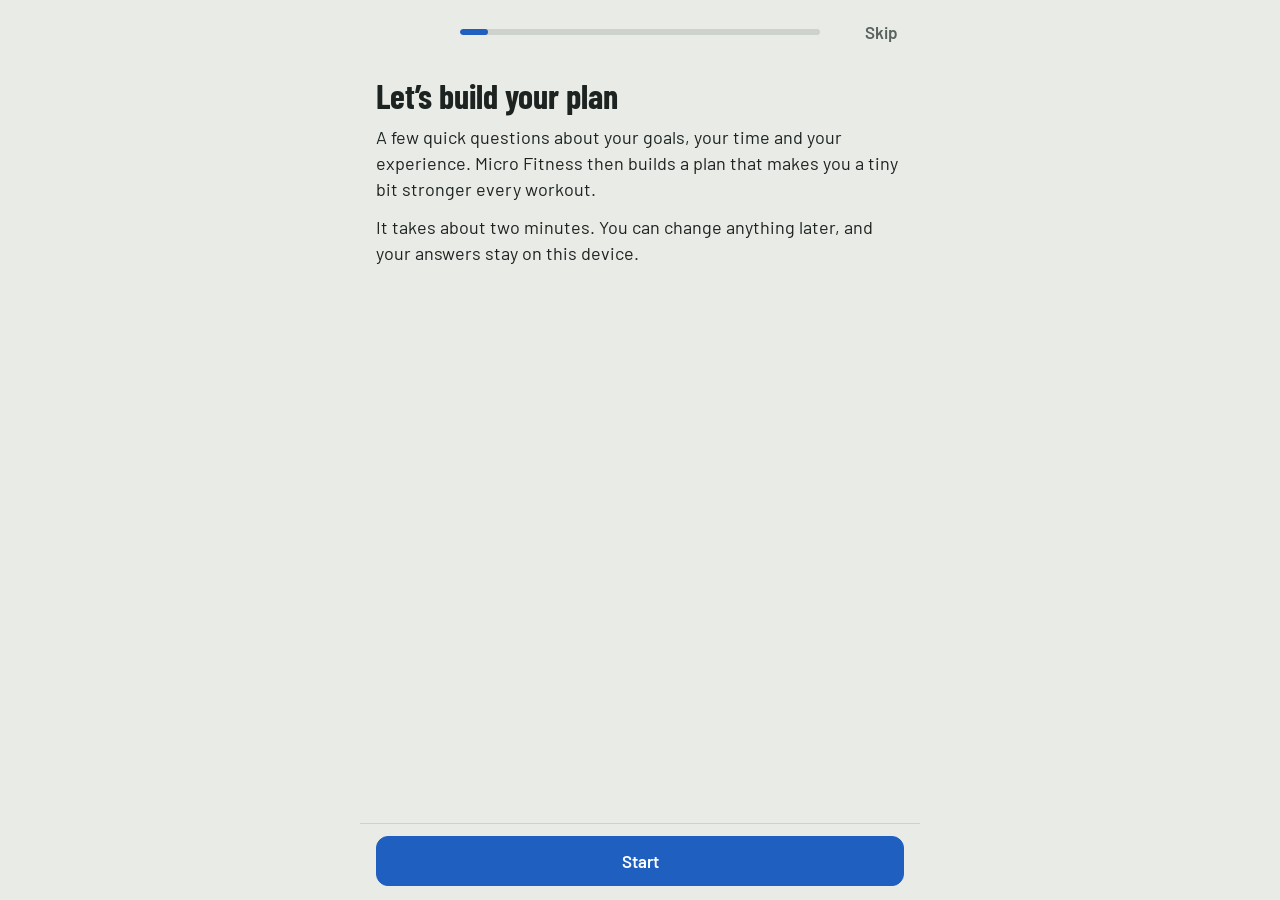
<file: index.html>
<!doctype html>
<html lang="en">
<head>
  <meta charset="utf-8">
  <meta name="viewport" content="width=device-width, initial-scale=1, viewport-fit=cover">
  <meta name="description" content="Log workouts, follow routines and track your progress.">
  <meta name="theme-color" content="#E9EBE7" media="(prefers-color-scheme: light)">
  <meta name="theme-color" content="#141918" media="(prefers-color-scheme: dark)">
  <meta name="apple-mobile-web-app-capable" content="yes">
  <meta name="mobile-web-app-capable" content="yes">
  <meta name="apple-mobile-web-app-status-bar-style" content="default">
  <meta name="apple-mobile-web-app-title" content="Micro Fitness">
  <title>Micro Fitness</title>
  <link rel="manifest" href="manifest.webmanifest">
  <link rel="icon" href="icons/icon.svg" type="image/svg+xml">
  <link rel="apple-touch-icon" href="icons/apple-touch-icon.png">
  <link rel="preconnect" href="https://fonts.googleapis.com">
  <link rel="preconnect" href="https://fonts.gstatic.com" crossorigin>
  <link rel="stylesheet" href="https://fonts.googleapis.com/css2?family=Barlow+Condensed:wght@500;600;700&family=Barlow:wght@400;500;600&display=swap">
  <link rel="stylesheet" href="css/app.css">
</head>
<body>
  <header class="topbar">
    <h1 id="title">Train</h1>
    <button class="icon-btn" data-action="settings" aria-label="Settings">
      <svg viewBox="0 0 24 24" aria-hidden="true"><path d="M4 7h10M18 7h2M4 17h4M12 17h8" fill="none" stroke="currentColor" stroke-width="2" stroke-linecap="round"/><circle cx="16" cy="7" r="2.2" fill="none" stroke="currentColor" stroke-width="2"/><circle cx="10" cy="17" r="2.2" fill="none" stroke="currentColor" stroke-width="2"/></svg>
    </button>
  </header>

  <main id="view"></main>

  <div id="timer-root"></div>

  <nav class="tabs" aria-label="Sections">
    <a href="#train" data-route="train">
      <svg viewBox="0 0 24 24" aria-hidden="true"><path d="M2.5 12h19M6 7.5v9M9 6v12M15 6v12M18 7.5v9" fill="none" stroke="currentColor" stroke-width="2" stroke-linecap="round"/></svg>
      <span>Train</span>
    </a>
    <a href="#history" data-route="history">
      <svg viewBox="0 0 24 24" aria-hidden="true"><rect x="4" y="5" width="16" height="15" rx="2" fill="none" stroke="currentColor" stroke-width="2"/><path d="M4 10h16M9 3v4M15 3v4" fill="none" stroke="currentColor" stroke-width="2" stroke-linecap="round"/></svg>
      <span>History</span>
    </a>
    <a href="#progress" data-route="progress">
      <svg viewBox="0 0 24 24" aria-hidden="true"><path d="M4 19l5-6 4 3 7-9" fill="none" stroke="currentColor" stroke-width="2" stroke-linecap="round" stroke-linejoin="round"/></svg>
      <span>Progress</span>
    </a>
    <a href="#levels" data-route="levels">
      <svg viewBox="0 0 24 24" aria-hidden="true"><path d="M12 3l7 3v6c0 4.2-3 7.4-7 9-4-1.6-7-4.8-7-9V6l7-3z" fill="none" stroke="currentColor" stroke-width="2" stroke-linejoin="round"/><path d="M8.5 13l3.5-3 3.5 3" fill="none" stroke="currentColor" stroke-width="2" stroke-linecap="round" stroke-linejoin="round"/></svg>
      <span>Levels</span>
    </a>
    <a href="#routines" data-route="routines">
      <svg viewBox="0 0 24 24" aria-hidden="true"><path d="M9 6h11M9 12h11M9 18h11" fill="none" stroke="currentColor" stroke-width="2" stroke-linecap="round"/><circle cx="4.5" cy="6" r="1.5"/><circle cx="4.5" cy="12" r="1.5"/><circle cx="4.5" cy="18" r="1.5"/></svg>
      <span>Routines</span>
    </a>
  </nav>

  <div id="intro-root" hidden></div>
  <div id="sheet-root"></div>
  <div id="toast" class="toast" role="status" aria-live="polite"></div>

  <noscript><p class="empty">Micro Fitness needs JavaScript turned on.</p></noscript>
  <script type="module" src="js/app.js"></script>
</body>
</html>
</file>
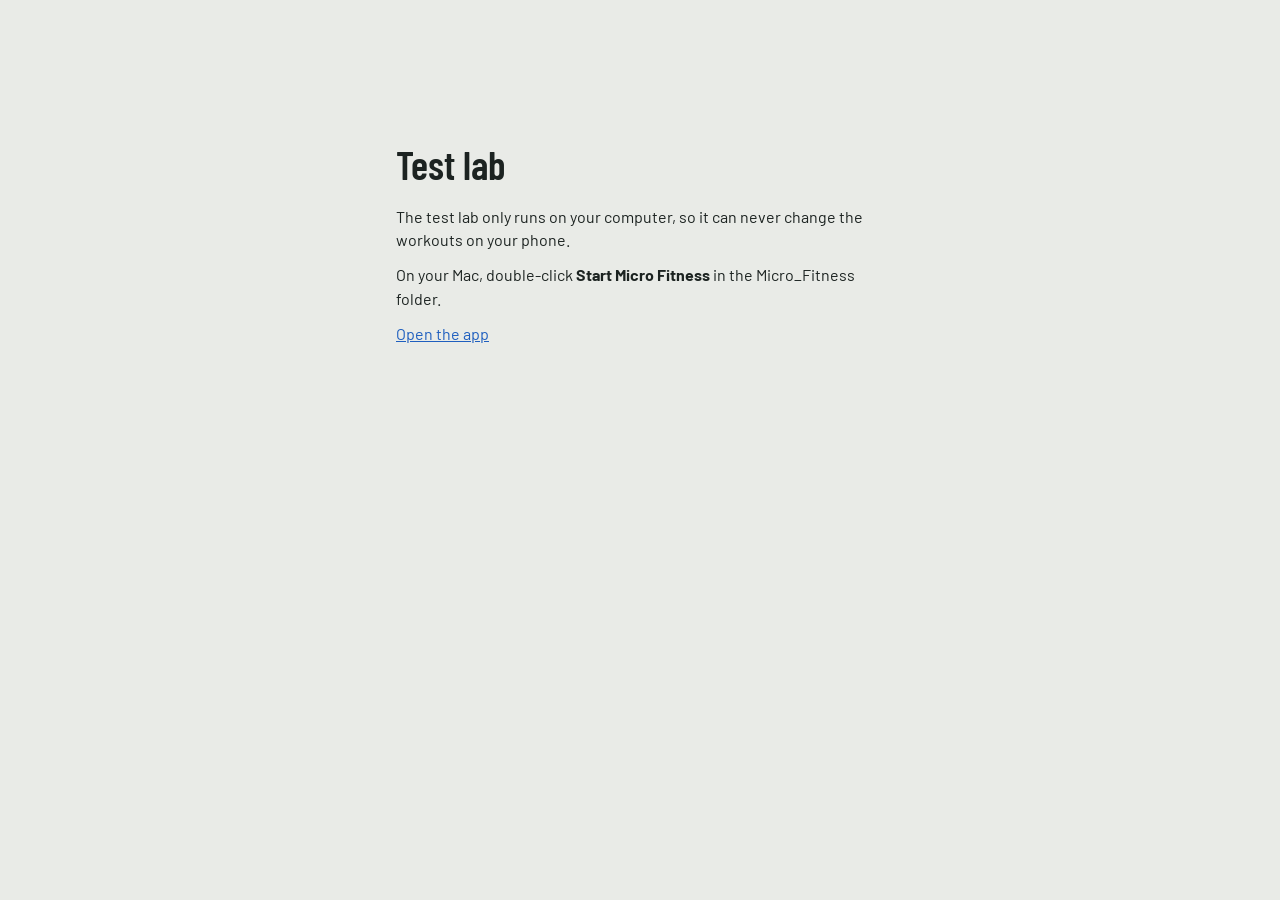
<file: test/index.html>
<!doctype html>
<html lang="en">
<head>
  <meta charset="utf-8">
  <meta name="viewport" content="width=device-width, initial-scale=1">
  <meta name="robots" content="noindex">
  <title>Micro Fitness test lab</title>
  <link rel="icon" href="../icons/icon.svg" type="image/svg+xml">
  <link rel="preconnect" href="https://fonts.googleapis.com">
  <link rel="preconnect" href="https://fonts.gstatic.com" crossorigin>
  <link rel="stylesheet" href="https://fonts.googleapis.com/css2?family=Barlow+Condensed:wght@500;600;700&family=Barlow:wght@400;500;600&display=swap">
  <link rel="stylesheet" href="lab.css">
</head>
<body>
  <div class="lab">
    <section class="stage" aria-label="App preview">
      <div class="phone" id="phone">
        <iframe id="app" src="../index.html" title="Micro Fitness"></iframe>
      </div>
      <p class="fine" id="scale-note"></p>
    </section>

    <section class="panel">
      <header class="panel-head">
        <h1>Test lab</h1>
        <p>This is a test copy of Micro Fitness running on your Mac. Anything you do here stays on this computer and never touches the app on your phone.</p>
      </header>

      <div class="group">
        <h2>Screen</h2>
        <div class="row">
          <label class="field"><span>Phone size</span>
            <select id="device">
              <optgroup label="Samsung">
                <option value="s22u" selected>Galaxy S22 Ultra (384 × 824)</option>
                <option value="s24u">Galaxy S23 / S24 Ultra (384 × 824)</option>
                <option value="s23">Galaxy S23 / S24 (360 × 780)</option>
                <option value="s20u">Galaxy S20 Ultra (412 × 915)</option>
                <option value="a51">Galaxy A51 / A71 (412 × 914)</option>
                <option value="fold">Galaxy Z Fold, folded (344 × 882)</option>
              </optgroup>
              <optgroup label="Google">
                <option value="pixel7">Pixel 7 / 8 / 9 (412 × 915)</option>
              </optgroup>
              <optgroup label="Apple">
                <option value="se">iPhone SE (375 × 667)</option>
                <option value="i13">iPhone 12 / 13 / 14 (390 × 844)</option>
                <option value="i16">iPhone 15 / 16 (393 × 852)</option>
                <option value="i14max">iPhone 14 Pro Max (430 × 932)</option>
                <option value="i16max">iPhone 16 Pro Max (440 × 956)</option>
              </optgroup>
              <option value="custom">Custom size</option>
            </select>
          </label>
          <label class="field" id="custom-w-f" hidden><span>Width</span><input id="custom-w" type="number" min="280" max="1200" value="384" inputmode="numeric"></label>
          <label class="field" id="custom-h-f" hidden><span>Height</span><input id="custom-h" type="number" min="400" max="1400" value="824" inputmode="numeric"></label>
          <button class="btn" id="btn-rotate" aria-pressed="false">Rotate</button>
          <button class="btn" id="btn-reload">Reload app</button>
        </div>
        <p class="fine">For dark mode, switch your Mac to dark (System Settings, Appearance). <a href="../index.html" target="_blank" rel="noopener">Open the app in its own tab</a>.</p>
      </div>

      <div class="group">
        <h2>Test data</h2>
        <div class="row">
          <button class="btn" id="btn-fresh">Start fresh</button>
          <button class="btn" id="btn-sample">Load 8 weeks of sample workouts</button>
        </div>
        <div class="row">
          <button class="btn" id="btn-snapshot">Save snapshot</button>
          <button class="btn" id="btn-restore" disabled>Restore snapshot</button>
        </div>
        <p class="fine">Sample workouts follow the app’s own rules (Push, Pull, Legs three times a week, a tiny step each time), so History and Progress have something to show. A snapshot lets you repeat a test from the same starting point.</p>
      </div>

      <div class="group">
        <h2>Phase clock</h2>
        <div class="row">
          <label class="field"><span>Put the phase at</span>
            <select id="week">
              <option value="1">Week 1</option>
              <option value="6">Week 6</option>
              <option value="12">Week 12</option>
              <option value="13">Week 13</option>
              <option value="14" selected>Complete (after 13 weeks)</option>
            </select>
          </label>
          <button class="btn" id="btn-week">Jump</button>
        </div>
        <p class="fine">Skip ahead to see what happens when a 13-week phase ends, without waiting three months.</p>
      </div>

      <div class="group">
        <h2>Checks</h2>
        <p class="fine">Runs the app’s rules (tiny steps, rep cap, misses, phases, rest, rotation, upgrades) and reports anything that’s broken. Your test data isn’t changed.</p>
        <button class="btn btn-primary" id="btn-checks">Run checks</button>
        <p id="check-summary" role="status"></p>
        <ul id="check-list" class="checks"></ul>
      </div>

      <div class="group" id="lan" hidden>
        <h2>Try it on your phone</h2>
        <p>With your phone on the same Wi-Fi as this Mac, open this link in its browser:</p>
        <div class="row">
          <a class="lan-url" id="lan-url" href="#"></a>
          <button class="btn" id="btn-copy">Copy link</button>
        </div>
        <p class="fine">This is test data too, separate from your real app. Offline mode and “Add to Home Screen” only work from the live site.</p>
      </div>

      <p class="status" id="status" role="status" aria-live="polite"></p>
    </section>
  </div>
  <script type="module" src="lab.js"></script>
</body>
</html>
</file>
<file: css/app.css>
/* Micro Fitness
   Palette: chalk-grey base, competition plate colours as accents.
   Type: Barlow Condensed for numbers and headings, Barlow for text. */

:root {
  --bg: #E9EBE7;
  --surface: #F7F8F5;
  --field: #FFFFFF;
  --ink: #1C2321;
  --muted: #59625E;
  --line: #CDD2CC;
  --primary: #1F5FBF;
  --primary-ink: #FFFFFF;
  --done: #DCE7F7;
  --danger: #B92B24;

  --plate-red: #D3312B;
  --plate-blue: #1F5FBF;
  --plate-yellow: #E3B11A;
  --plate-green: #2E8B57;
  --plate-white: #F4F5F2;
  --plate-grey: #8A918D;
  --steel: #9AA19D;

  --font-body: 'Barlow', system-ui, -apple-system, 'Segoe UI', Roboto, sans-serif;
  --font-num: 'Barlow Condensed', 'Arial Narrow', system-ui, sans-serif;

  --tabs-h: 64px;
  --timer-h: 68px;
  --safe-b: env(safe-area-inset-bottom, 0px);
  --safe-t: env(safe-area-inset-top, 0px);
  color-scheme: light;
}

@media (prefers-color-scheme: dark) {
  :root {
    --bg: #141918;
    --surface: #1D2422;
    --field: #242C2A;
    --ink: #E6EBE8;
    --muted: #9AA4A0;
    --line: #333D3A;
    --primary: #5B95EC;
    --primary-ink: #0B1626;
    --done: #1C2B40;
    --danger: #F07167;
    --plate-white: #DADFDC;
    --steel: #6C7571;
    color-scheme: dark;
  }
}

*, *::before, *::after { box-sizing: border-box; }

html { -webkit-text-size-adjust: 100%; }

body {
  margin: 0;
  background: var(--bg);
  color: var(--ink);
  font: 400 17px/1.45 var(--font-body);
  -webkit-font-smoothing: antialiased;
  -webkit-tap-highlight-color: transparent;
  min-height: 100dvh;
}
body.sheet-open { overflow: hidden; }

h1, h2, h3 { margin: 0; font-weight: 600; }
p { margin: 0; }
ul, ol { list-style: none; margin: 0; padding: 0; }
a { color: var(--primary); }
button, input, select { font: inherit; color: inherit; }
button { cursor: pointer; }
svg { display: block; }

:focus-visible { outline: 3px solid var(--primary); outline-offset: 2px; border-radius: 6px; }

/* ---------- Frame ---------- */

.topbar {
  position: sticky;
  top: 0;
  z-index: 5;
  display: flex;
  align-items: center;
  justify-content: space-between;
  max-width: 560px;
  margin: 0 auto;
  padding: calc(var(--safe-t) + 10px) 16px 8px;
  background: var(--bg);
}
.topbar h1 {
  font: 700 34px/1 var(--font-num);
  letter-spacing: -0.01em;
}

main {
  max-width: 560px;
  margin: 0 auto;
  padding: 8px 16px calc(var(--tabs-h) + var(--safe-b) + 32px);
}
body.has-timer main { padding-bottom: calc(var(--tabs-h) + var(--timer-h) + var(--safe-b) + 40px); }

.tabs {
  position: fixed;
  left: 0; right: 0; bottom: 0;
  z-index: 10;
  display: grid;
  grid-template-columns: repeat(5, 1fr);
  height: calc(var(--tabs-h) + var(--safe-b));
  padding-bottom: var(--safe-b);
  background: var(--surface);
  border-top: 1px solid var(--line);
}
.tabs a {
  position: relative;
  display: flex;
  flex-direction: column;
  align-items: center;
  justify-content: center;
  gap: 3px;
  color: var(--muted);
  text-decoration: none;
  font-size: 13px;
  font-weight: 500;
}
.tabs svg { width: 24px; height: 24px; fill: currentColor; }
.tabs a[aria-current="page"] { color: var(--primary); font-weight: 600; }
.tabs a.is-live::after {
  content: '';
  position: absolute;
  top: 10px;
  left: calc(50% + 10px);
  width: 8px; height: 8px;
  border-radius: 50%;
  background: var(--plate-red);
}

/* ---------- Shared pieces ---------- */

.section-h {
  font: 600 22px/1.2 var(--font-num);
  margin: 28px 0 10px;
}
.sub-h { font: 600 20px/1.2 var(--font-num); margin: 22px 0 8px; }
.lede { color: var(--ink); margin-bottom: 14px; }
.fine { color: var(--muted); font-size: 15px; }
.empty { color: var(--muted); padding: 12px 0; }
.empty-state { text-align: center; padding: 64px 12px; display: grid; gap: 20px; justify-items: center; color: var(--muted); }

.btn {
  display: inline-flex;
  align-items: center;
  justify-content: center;
  min-height: 50px;
  padding: 0 20px;
  border: 1px solid var(--line);
  border-radius: 12px;
  background: var(--surface);
  font-weight: 600;
  text-decoration: none;
  touch-action: manipulation;
}
.btn:active { transform: scale(0.98); }
.btn-primary { background: var(--primary); border-color: var(--primary); color: var(--primary-ink); }
.btn-danger { background: var(--danger); border-color: var(--danger); color: #fff; }
.btn-quiet { background: transparent; border-color: transparent; }
.btn-wide { width: 100%; margin-top: 16px; }
.btn-small { min-height: 40px; padding: 0 14px; font-size: 15px; border-radius: 10px; }

.btn-text {
  background: none;
  border: 0;
  padding: 10px 0;
  color: var(--primary);
  font-weight: 600;
}
.muted { color: var(--muted); }
.danger { color: var(--danger); }

.icon-btn {
  display: grid;
  place-items: center;
  width: 44px; height: 44px;
  margin-right: -10px;
  border: 0;
  border-radius: 50%;
  background: none;
  color: var(--muted);
}
.icon-btn svg { width: 22px; height: 22px; fill: currentColor; }
.icon-btn:disabled { opacity: 0.3; cursor: default; }

.dot {
  flex: none;
  display: inline-block;
  width: 12px; height: 12px;
  border-radius: 50%;
  background: var(--plate-grey);
}
.dot[data-g="chest"] { background: var(--plate-red); }
.dot[data-g="back"] { background: var(--plate-blue); }
.dot[data-g="legs"] { background: var(--plate-yellow); }
.dot[data-g="shoulders"] { background: var(--plate-green); }
.dot[data-g="arms"] { background: var(--plate-grey); }
.dot[data-g="core"] { background: var(--plate-white); box-shadow: inset 0 0 0 1.5px var(--muted); }
.dot[data-g="other"] { background: transparent; box-shadow: inset 0 0 0 1.5px var(--muted); }

.field { display: grid; gap: 6px; margin: 0 0 16px; border: 0; padding: 0; }
.field-label { font-size: 15px; font-weight: 600; color: var(--muted); padding: 0; }
.field input, .field select, .search {
  width: 100%;
  min-height: 50px;
  padding: 0 14px;
  border: 1px solid var(--line);
  border-radius: 12px;
  background: var(--field);
  font-size: 17px;
}
.field select { appearance: none; background-image: linear-gradient(45deg, transparent 50%, var(--muted) 50%), linear-gradient(135deg, var(--muted) 50%, transparent 50%); background-position: calc(100% - 20px) 22px, calc(100% - 15px) 22px; background-size: 5px 5px; background-repeat: no-repeat; padding-right: 40px; }

.totals {
  display: grid;
  grid-template-columns: repeat(auto-fit, minmax(90px, 1fr));
  gap: 12px;
  margin: 18px 0 8px;
}
.totals dt { font-size: 14px; color: var(--muted); }
.totals dd { margin: 0; font: 600 26px/1.15 var(--font-num); }

/* ---------- Train ---------- */

.week { padding-top: 6px; }
.barbell { width: 100%; max-width: 380px; height: auto; margin: 4px 0 12px; }
.barbell .bar, .barbell .sleeve { fill: var(--steel); }
.barbell .collar { fill: var(--ink); }
.barbell .plate { stroke: rgba(0,0,0,0.18); stroke-width: 1; }
.barbell .plate-slot { fill: none; stroke: var(--muted); stroke-width: 1.5; stroke-dasharray: 4 4; opacity: 0.6; }
.week-line { font-size: 18px; }

.routine-list { display: grid; gap: 10px; }
.routine-start {
  display: grid;
  gap: 2px;
  width: 100%;
  padding: 14px 16px;
  text-align: left;
  border: 1px solid var(--line);
  border-radius: 14px;
  background: var(--surface);
  touch-action: manipulation;
}
.routine-start:active { background: var(--done); }
.rs-name { font: 600 26px/1.1 var(--font-num); }
.rs-meta { color: var(--muted); font-size: 15px; }

/* ---------- Active workout ---------- */

.session-head {
  display: flex;
  align-items: center;
  gap: 12px;
  padding: 4px 0 8px;
}
.session-name {
  flex: 1;
  min-width: 0;
  border: 0;
  border-bottom: 2px solid transparent;
  background: none;
  padding: 2px 0;
  font: 600 26px/1.2 var(--font-num);
}
.session-name:focus { outline: none; border-bottom-color: var(--primary); }
.elapsed {
  font: 600 22px/1 var(--font-num);
  font-variant-numeric: tabular-nums;
  color: var(--muted);
}

.ex { padding: 18px 0 6px; border-top: 1px solid var(--line); }
.ex:first-of-type { border-top: 0; }
.ex-head { display: flex; align-items: center; gap: 10px; }
.ex-head h2 { flex: 1; font: 600 24px/1.15 var(--font-num); }
.ex-last { color: var(--muted); font-size: 15px; margin: 2px 0 10px 22px; }

.set-grid { display: grid; gap: 8px; }
.set-row {
  display: grid;
  grid-template-columns: 30px 1fr 1fr 56px;
  gap: 8px;
  align-items: center;
}
.set-head { font-size: 13px; color: var(--muted); font-weight: 600; text-align: center; }
.set-head span:first-child { text-align: left; }
.set-n { font: 600 20px/1 var(--font-num); color: var(--muted); }

.num {
  width: 100%;
  height: 54px;
  border: 1px solid var(--line);
  border-radius: 12px;
  background: var(--field);
  text-align: center;
  font: 600 28px/1 var(--font-num);
  font-variant-numeric: tabular-nums;
  padding: 0 4px;
}
.num::placeholder { color: var(--muted); opacity: 0.55; }
.num:focus { outline: none; border-color: var(--primary); box-shadow: 0 0 0 2px var(--primary); }

.check {
  display: grid;
  place-items: center;
  height: 54px;
  border: 2px solid var(--line);
  border-radius: 12px;
  background: transparent;
  color: var(--muted);
  touch-action: manipulation;
}
.check svg { width: 26px; height: 26px; opacity: 0.35; }
.set-row.is-done .num { background: var(--done); border-color: transparent; }
.set-row.is-done .check { background: var(--primary); border-color: var(--primary); color: var(--primary-ink); }
.set-row.is-done .check svg { opacity: 1; }
.set-row.is-done .set-n { color: var(--primary); }

.ex-actions { display: flex; gap: 20px; }

.session-foot {
  display: grid;
  grid-template-columns: auto 1fr;
  gap: 12px;
  margin-top: 28px;
}

/* ---------- Rest timer ---------- */

.timer {
  position: fixed;
  z-index: 9;
  left: 0; right: 0;
  bottom: calc(var(--tabs-h) + var(--safe-b));
  display: flex;
  align-items: center;
  gap: 10px;
  height: var(--timer-h);
  padding: 0 max(16px, calc((100vw - 560px) / 2 + 16px));
  background: var(--ink);
  color: var(--bg);
}
.ring { width: 44px; height: 44px; transform: rotate(-90deg); flex: none; }
.ring circle { fill: none; stroke-width: 5; }
.ring-track { stroke: color-mix(in srgb, var(--bg) 22%, transparent); }
.ring-fill { stroke: var(--plate-yellow); stroke-dasharray: 100; stroke-linecap: round; transition: stroke-dashoffset 0.25s linear; }
.timer-text { flex: 1; display: grid; line-height: 1; }
.timer-label { font-size: 13px; opacity: 0.75; }
.timer-time { font: 700 32px/1 var(--font-num); font-variant-numeric: tabular-nums; }
.timer-btn {
  min-width: 52px;
  height: 42px;
  padding: 0 10px;
  border: 1px solid color-mix(in srgb, var(--bg) 35%, transparent);
  border-radius: 10px;
  background: transparent;
  color: inherit;
  font: 600 18px/1 var(--font-num);
  touch-action: manipulation;
}
.timer-main { min-width: 76px; background: var(--bg); color: var(--ink); border-color: var(--bg); }
/* Colour states: yellow near the end, green at zero, red when over by 5s+ */
.timer { transition: background-color 0.3s; }
.timer[data-state="warn"] { background: var(--plate-yellow); color: #1C2321; }
.timer[data-state="go"] { background: var(--plate-green); color: #FFFFFF; }
.timer[data-state="late"] { background: var(--plate-red); color: #FFFFFF; }
.timer[data-state="warn"] .ring-fill,
.timer[data-state="go"] .ring-fill,
.timer[data-state="late"] .ring-fill { stroke: currentColor; }
.timer[data-state="warn"] .ring-track,
.timer[data-state="go"] .ring-track,
.timer[data-state="late"] .ring-track { stroke: color-mix(in srgb, currentColor 25%, transparent); }
.timer[data-state="warn"] .timer-btn,
.timer[data-state="go"] .timer-btn,
.timer[data-state="late"] .timer-btn { border-color: color-mix(in srgb, currentColor 45%, transparent); }
.timer[data-state="warn"] .timer-main,
.timer[data-state="go"] .timer-main,
.timer[data-state="late"] .timer-main { background: #1C2321; color: #FFFFFF; border-color: #1C2321; }
.timer[data-state="idle"] .timer-time,
.timer[data-state="stopped"] .timer-time { opacity: 0.85; }
.unit-btn { all: unset; cursor: pointer; text-decoration: underline dotted; text-underline-offset: 3px; }

/* ---------- History ---------- */

.hist-list { display: grid; gap: 10px; }
.hist {
  border: 1px solid var(--line);
  border-radius: 14px;
  background: var(--surface);
}
.hist summary {
  display: grid;
  gap: 2px;
  padding: 14px 16px;
  cursor: pointer;
  list-style: none;
}
.hist summary::-webkit-details-marker { display: none; }
.h-top { display: flex; justify-content: space-between; align-items: baseline; gap: 12px; }
.h-name { font: 600 22px/1.15 var(--font-num); }
.h-date { color: var(--muted); font-size: 15px; white-space: nowrap; }
.h-meta { color: var(--muted); font-size: 15px; }
.h-body { padding: 0 16px 10px; border-top: 1px solid var(--line); }
.h-ex { padding: 12px 0 0; }
.h-ex h3 { display: flex; align-items: center; gap: 8px; font: 600 19px/1.2 var(--font-num); }
.h-ex p { margin-left: 20px; font-variant-numeric: tabular-nums; }

/* ---------- Progress ---------- */

.panel { padding-bottom: 8px; }
.panel + .panel { border-top: 1px solid var(--line); margin-top: 20px; }
.panel .section-h { margin-top: 18px; }

.weeks {
  display: grid;
  grid-template-columns: repeat(12, 1fr);
  gap: 5px;
}
.weeks li {
  aspect-ratio: 1;
  display: grid;
  place-items: center;
  border-radius: 6px;
  box-shadow: inset 0 0 0 1.5px var(--line);
  font: 600 15px/1 var(--font-num);
}
.weeks li.part { background: color-mix(in srgb, var(--primary) 28%, transparent); box-shadow: none; }
.weeks li.met { background: var(--primary); color: var(--primary-ink); box-shadow: none; }
.weeks li:last-child { box-shadow: inset 0 0 0 2px var(--ink); }
.weeks-axis { display: flex; justify-content: space-between; font-size: 13px; color: var(--muted); margin-top: 6px; }

.chart-title { font-weight: 600; margin: 4px 0 6px; }
.chart-note { color: var(--muted); padding: 24px 0 8px; }
.chart { width: 100%; height: auto; overflow: visible; }
.chart .grid { stroke: var(--line); stroke-width: 1; }
.chart .tick { fill: var(--muted); font: 500 12px var(--font-body); }
.chart .line { fill: none; stroke: var(--primary); stroke-width: 2.5; stroke-linejoin: round; stroke-linecap: round; }
.chart .pt { fill: var(--surface); stroke: var(--primary); stroke-width: 2; }

/* ---------- Routines ---------- */

.routine-cards { display: grid; gap: 10px; }
.routine-card {
  display: grid;
  gap: 12px;
  padding: 16px;
  border: 1px solid var(--line);
  border-radius: 14px;
  background: var(--surface);
}
.routine-card h2 { font: 600 26px/1.1 var(--font-num); margin-bottom: 4px; }
.rc-actions { display: flex; gap: 8px; justify-content: flex-end; }

.draft-list { display: grid; gap: 4px; margin-bottom: 4px; }
.draft-list .icon-btn { margin: 0; width: 40px; height: 40px; }
.dl-name { flex: 1; }

/* ---------- Sheets ---------- */

#sheet-root { position: fixed; inset: 0; z-index: 20; display: none; }
#sheet-root.open { display: block; }
.sheet-backdrop { position: absolute; inset: 0; background: rgba(10, 14, 13, 0.45); }
.sheet {
  position: absolute;
  left: 0; right: 0; bottom: 0;
  max-width: 560px;
  margin: 0 auto;
  max-height: 88dvh;
  overflow-y: auto;
  overscroll-behavior: contain;
  padding: 22px 16px calc(22px + var(--safe-b));
  background: var(--surface);
  border-radius: 20px 20px 0 0;
}
.sheet-enter { animation: sheet-in 0.22s cubic-bezier(0.2, 0.8, 0.2, 1); }
.sheet:focus { outline: none; }
.sheet-tall { min-height: 70dvh; }
.sheet-h { font: 700 28px/1.1 var(--font-num); margin-bottom: 16px; }
.sheet-actions { display: grid; grid-template-columns: 1fr 1fr; gap: 10px; margin: 16px 0 8px; }
@keyframes sheet-in { from { transform: translateY(40px); opacity: 0; } }

.menu { display: grid; }
.menu-item {
  display: flex;
  align-items: center;
  gap: 12px;
  min-height: 54px;
  border: 0;
  border-bottom: 1px solid var(--line);
  background: none;
  text-align: left;
  font-weight: 500;
}
.menu-item svg { width: 22px; height: 22px; }

.search { margin-bottom: 8px; }
.pick-group { display: flex; align-items: center; gap: 8px; font: 600 18px/1 var(--font-num); color: var(--muted); margin: 18px 0 4px; }
.pick-item {
  width: 100%;
  min-height: 48px;
  padding: 0 0 0 20px;
  border: 0;
  border-bottom: 1px solid var(--line);
  background: none;
  text-align: left;
}
.pick-create {
  width: 100%;
  min-height: 50px;
  margin-top: 8px;
  border: 1.5px dashed var(--primary);
  border-radius: 12px;
  background: none;
  color: var(--primary);
  font-weight: 600;
}

.segmented { display: grid; grid-template-columns: 1fr 1fr; border: 1px solid var(--line); border-radius: 12px; overflow: hidden; }
.segmented label { position: relative; }
.segmented input { position: absolute; opacity: 0; inset: 0; margin: 0; }
.segmented span { display: grid; place-items: center; min-height: 48px; font-weight: 600; }
.segmented input:checked + span { background: var(--primary); color: var(--primary-ink); }
.segmented input:focus-visible + span { outline: 3px solid var(--primary); outline-offset: -3px; }

.pr-list { display: grid; gap: 8px; margin-bottom: 8px; }
.pr-list li { display: flex; align-items: center; gap: 10px; }
.pr-badge {
  display: inline-grid;
  place-items: center;
  width: 34px; height: 34px;
  border-radius: 50%;
  background: var(--plate-yellow);
  color: #1C2321;
  font: 700 15px/1 var(--font-num);
}

/* ---------- Toast ---------- */

.toast {
  position: fixed;
  z-index: 30;
  left: 16px; right: 16px;
  bottom: calc(var(--tabs-h) + var(--safe-b) + 12px);
  max-width: 528px;
  margin: 0 auto;
  padding: 14px 16px;
  border-radius: 12px;
  background: var(--ink);
  color: var(--bg);
  font-weight: 500;
  opacity: 0;
  transform: translateY(8px);
  pointer-events: none;
  transition: opacity 0.2s, transform 0.2s;
}
.toast.show { opacity: 1; transform: none; }
body.has-timer .toast { bottom: calc(var(--tabs-h) + var(--timer-h) + var(--safe-b) + 12px); }

@media (prefers-reduced-motion: reduce) {
  *, *::before, *::after { animation: none !important; transition: none !important; }
}

/* ---------- Tiny steps ---------- */

.plan { margin: 4px 0 12px 22px; display: grid; gap: 6px; }
.plan-base { color: var(--muted); font-size: 15px; }
.plan-h { font-size: 14px; font-weight: 600; color: var(--muted); margin-top: 2px; }
.plan-note { font-size: 15px; color: var(--muted); }
.plan-target { font-size: 16px; }
.plan-target strong { font: 600 20px/1.2 var(--font-num); }
.steps { display: flex; flex-wrap: wrap; gap: 8px; }
.step {
  min-height: 42px;
  padding: 0 14px;
  border: 1.5px solid var(--line);
  border-radius: 999px;
  background: var(--surface);
  font: 600 18px/1 var(--font-num);
  touch-action: manipulation;
}
.step[aria-checked="true"] { background: var(--plate-yellow); border-color: var(--plate-yellow); color: #1C2321; }

.outcomes { display: grid; gap: 12px; margin-bottom: 8px; }
.outcomes li { display: flex; align-items: flex-start; gap: 12px; }
.outcomes strong { display: block; font: 600 19px/1.2 var(--font-num); }
.out-badge {
  flex: none;
  min-width: 58px;
  padding: 6px 8px;
  border-radius: 999px;
  text-align: center;
  font: 700 15px/1 var(--font-num);
}
.out-hit { background: var(--plate-yellow); color: #1C2321; }
.out-miss { box-shadow: inset 0 0 0 1.5px var(--muted); color: var(--muted); }
.out-start { background: var(--primary); color: var(--primary-ink); }

.rc-items { display: grid; gap: 4px; margin-top: 6px; }
.rc-items li { display: flex; flex-wrap: wrap; justify-content: space-between; column-gap: 12px; }

.draft-item { border-bottom: 1px solid var(--line); }
.draft-item.is-open { padding-bottom: 8px; }
.draft-list .draft-row { display: flex; align-items: center; gap: 8px; min-height: 56px; }

.dl-name { flex: 1; min-width: 0; display: grid; gap: 1px; padding: 8px 0; border: 0; background: none; text-align: left; }
.dl-sum { font-size: 14px; color: var(--muted); }
.item-fields { display: grid; grid-template-columns: 1fr 1fr; column-gap: 10px; padding: 4px 0 0 20px; }
.item-fields .field { margin-bottom: 10px; }
.rc-note { margin-top: 8px; }

/* ---------- Training phases ---------- */

.phase-card {
  display: grid;
  gap: 8px;
  width: 100%;
  margin: 4px 0 8px;
  padding: 14px 16px;
  text-align: left;
  border: 1px solid var(--line);
  border-radius: 14px;
  background: var(--surface);
  touch-action: manipulation;
}
.pc-top { display: flex; justify-content: space-between; align-items: baseline; gap: 12px; }
.pc-name { font: 600 22px/1.1 var(--font-num); }
.pc-week { font: 600 18px/1 var(--font-num); color: var(--muted); font-variant-numeric: tabular-nums; }
.pc-bar { display: block; height: 6px; border-radius: 3px; background: var(--line); overflow: hidden; }
.pc-bar span { display: block; height: 100%; background: var(--primary); border-radius: 3px; }
.pc-range { font-size: 15px; color: var(--muted); }
.phase-card.is-done { border-color: var(--plate-yellow); box-shadow: inset 0 0 0 1px var(--plate-yellow); }
.phase-card.is-done .pc-bar span { background: var(--plate-yellow); }
.pc-cta { font-weight: 600; color: var(--primary); }

.phase-hint { font-size: 15px; font-weight: 500; margin: 6px 0 4px; }

.phase-list { display: grid; gap: 10px; }
.phase-option {
  display: grid;
  gap: 4px;
  width: 100%;
  padding: 14px 16px;
  text-align: left;
  border: 1.5px solid var(--line);
  border-radius: 14px;
  background: var(--field);
}
.phase-option.is-current { border-color: var(--primary); }
.po-top { display: flex; justify-content: space-between; align-items: center; gap: 10px; }
.po-name { font: 600 22px/1.1 var(--font-num); }
.po-tag { font-size: 13px; font-weight: 600; padding: 3px 8px; border-radius: 999px; background: var(--done); color: var(--ink); white-space: nowrap; }
.phase-option.is-current .po-tag { background: var(--primary); color: var(--primary-ink); }
.po-range { font-weight: 600; font-size: 15px; }
.po-focus { font-size: 15px; color: var(--muted); }
.item-hint { grid-column: 1 / -1; font-size: 14px; color: var(--muted); margin: -2px 0 6px; }
.segmented + .fine { margin-top: 6px; }

/* ---------- Muscle groups in routines ---------- */

.dot[data-g="biceps"] { background: var(--plate-grey); }
.dot[data-g="triceps"] { background: var(--steel); box-shadow: inset 0 0 0 1.5px var(--ink); }
.dot[data-g="calves"] { background: var(--plate-yellow); box-shadow: inset 0 0 0 3px var(--surface); outline: 1.5px solid var(--plate-yellow); outline-offset: -1.5px; }

.dg { margin-top: 18px; padding-top: 14px; border-top: 1px solid var(--line); }
.dg-head { display: flex; align-items: center; gap: 8px; }
.dg-head h3 { flex: 1; font: 600 22px/1.1 var(--font-num); }
.dg-head .icon-btn { margin: 0; width: 38px; height: 38px; }
.dg-note { margin: 4px 0 6px 20px; }
.dg-note strong { color: var(--danger); font-weight: 600; }
.dg-list { display: grid; }
.dg-item { border-bottom: 1px solid var(--line); }
.dg-item.is-open { padding-bottom: 8px; }
.dg-item.is-off { display: flex; justify-content: space-between; align-items: center; min-height: 48px; padding-left: 40px; }
.dg-row { display: flex; align-items: center; gap: 10px; min-height: 52px; }
.dl-off { color: var(--muted); padding: 8px 0; }
.dg-head + .dg-note + .dg-list + .btn-text { margin-top: 2px; }

.stepper { display: flex; align-items: center; border: 1px solid var(--line); border-radius: 10px; overflow: hidden; }
.stepper button { width: 40px; height: 38px; border: 0; background: var(--field); font: 600 22px/1 var(--font-num); }
.stepper button:disabled { opacity: 0.35; }
.stepper-n { min-width: 30px; text-align: center; font: 600 20px/1 var(--font-num); }

.tick { position: relative; flex: none; width: 30px; height: 30px; }
.tick input { position: absolute; inset: 0; margin: 0; opacity: 0; cursor: pointer; }
.tick-box { display: grid; place-items: center; width: 30px; height: 30px; border: 2px solid var(--line); border-radius: 8px; color: transparent; pointer-events: none; }
.tick-box svg { width: 20px; height: 20px; }
.tick input:checked + .tick-box { background: var(--primary); border-color: var(--primary); color: var(--primary-ink); }
.tick input:focus-visible + .tick-box { outline: 3px solid var(--primary); outline-offset: 2px; }

.toggle-field { grid-column: 1 / -1; display: flex; align-items: center; gap: 10px; margin: 4px 0 12px; font-weight: 500; }
.toggle-field input { width: 22px; height: 22px; accent-color: var(--primary); }

.chips { display: flex; flex-wrap: wrap; gap: 8px; }
.chip { display: inline-flex; align-items: center; gap: 8px; min-height: 42px; padding: 0 14px; border: 1.5px solid var(--line); border-radius: 999px; background: var(--field); font-weight: 600; }

.rc-groups { display: grid; gap: 4px; margin: 6px 0 10px; }
.rc-groups li { display: flex; align-items: center; gap: 8px; }
.rc-groups li .fine { margin-left: auto; }
.rc-next-h { font: 600 17px/1.2 var(--font-num); color: var(--muted); margin-top: 6px; }
.btn-wide + .btn-wide { margin-top: 10px; }

.ex-list { display: grid; }
.switch-row { display: flex; align-items: center; gap: 12px; min-height: 52px; border-bottom: 1px solid var(--line); position: relative; cursor: pointer; }
.switch-row > span:first-child { flex: 1; }

.switch-row input { position: absolute; right: 0; width: 52px; height: 32px; margin: 0; opacity: 0; cursor: pointer; }
.switch { flex: none; width: 52px; height: 32px; border-radius: 16px; background: var(--line); position: relative; pointer-events: none; transition: background 0.15s; }
.switch::after { content: ''; position: absolute; top: 3px; left: 3px; width: 26px; height: 26px; border-radius: 50%; background: #fff; box-shadow: 0 1px 2px rgba(0,0,0,.25); transition: transform 0.15s; }
.switch-row input:checked + .switch { background: var(--plate-green); }
.switch-row input:checked + .switch::after { transform: translateX(20px); }
.switch-row input:focus-visible + .switch { outline: 3px solid var(--primary); outline-offset: 2px; }

/* ---------- Exercise library ---------- */

.dot[data-g="forearms"] { background: var(--steel); }
.dot[data-g="glutes"] { background: var(--plate-red); box-shadow: inset 0 0 0 3px var(--surface); outline: 1.5px solid var(--plate-red); outline-offset: -1.5px; }
.dot[data-g="olympic"] { background: var(--plate-yellow); box-shadow: inset 0 0 0 1.5px var(--ink); }
.dot[data-g="neck"] { background: transparent; box-shadow: inset 0 0 0 1.5px var(--steel); }

.dl-gear { display: block; font-size: 14px; color: var(--muted); }
.dl-off { display: grid; gap: 1px; }
.dg-actions { display: flex; flex-wrap: wrap; column-gap: 20px; }
.sw-text { flex: 1; display: grid; gap: 1px; padding: 8px 0; }
.ex-list .is-off .sw-name { color: var(--muted); text-decoration: line-through; }
.pick-item { display: grid; gap: 1px; align-content: center; padding-top: 6px; padding-bottom: 6px; }

/* ---------- Goal card ---------- */

.goal-card { display: grid; gap: 10px; margin: 4px 0 10px; padding: 16px; border-radius: 14px; background: var(--ink); color: var(--bg); }
.goal-card .btn-small { justify-self: start; }
.gc-h { font: 600 22px/1.1 var(--font-num); }
.gc-text { font-size: 17px; line-height: 1.4; }
.gc-why { font-style: italic; opacity: 0.8; }
.gc-row { display: grid; grid-template-columns: 1fr auto; gap: 4px 12px; align-items: baseline; }
.gc-label { font-weight: 500; }
.gc-val { font: 600 18px/1 var(--font-num); font-variant-numeric: tabular-nums; }
.gc-bar { grid-column: 1 / -1; display: block; height: 6px; border-radius: 3px; background: color-mix(in srgb, var(--bg) 22%, transparent); overflow: hidden; }
.gc-bar span { display: block; height: 100%; background: var(--plate-yellow); border-radius: 3px; }
.gc-foot { font-size: 15px; opacity: 0.85; }
.goal-offer { background: var(--surface); color: var(--ink); border: 1.5px solid var(--primary); }
.goal-offer p { color: var(--muted); }
.gc-actions { display: flex; gap: 8px; }
.goal-card .btn-quiet { color: inherit; }
.rs-tag { display: inline-block; margin-left: 6px; padding: 3px 8px; border-radius: 999px; background: var(--plate-yellow); color: #1C2321; font: 700 14px/1 var(--font-num); vertical-align: middle; }
.routine-start.is-next { border-color: var(--plate-yellow); box-shadow: inset 0 0 0 1px var(--plate-yellow); }

/* ---------- Intro ---------- */

body.intro-open { overflow: hidden; }
#intro-root { position: fixed; inset: 0; z-index: 40; background: var(--bg); }
.intro { display: grid; grid-template-rows: auto 1fr auto; height: 100%; max-width: 560px; margin: 0 auto; }
.in-top { display: grid; grid-template-columns: 72px 1fr 72px; align-items: center; gap: 12px; padding: calc(var(--safe-t) + 10px) 16px 6px; }
.in-back, .in-close { min-height: 44px; border: 0; background: none; color: var(--primary); font-weight: 600; }
.in-back { text-align: left; }
.in-close { text-align: right; color: var(--muted); }
.in-progress { height: 6px; border-radius: 3px; background: var(--line); overflow: hidden; }
.in-progress span { display: block; height: 100%; background: var(--primary); border-radius: 3px; transition: width 0.2s; }
.in-body { overflow-y: auto; padding: 18px 16px 24px; -webkit-overflow-scrolling: touch; }
.in-body h1 { font: 700 34px/1.05 var(--font-num); margin-bottom: 10px; outline: none; }
.in-help { color: var(--muted); margin-bottom: 18px; }
.in-lede { font-size: 18px; margin-bottom: 12px; }
.in-sub { font: 600 20px/1.2 var(--font-num); margin: 22px 0 10px; }
.in-note { color: var(--muted); font-size: 15px; margin-top: 10px; }
.in-warn { margin-top: 12px; padding: 12px 14px; border-radius: 12px; background: color-mix(in srgb, var(--plate-yellow) 22%, var(--surface)); font-size: 15px; }
.in-foot { display: flex; gap: 10px; padding: 12px 16px calc(var(--safe-b) + 14px); border-top: 1px solid var(--line); background: var(--bg); }
.in-foot .btn-primary { flex: 1; }
.in-field { display: grid; gap: 6px; margin-top: 16px; font-size: 15px; font-weight: 600; color: var(--muted); }
.in-field textarea, .in-field select { width: 100%; padding: 12px 14px; border: 1px solid var(--line); border-radius: 12px; background: var(--field); color: var(--ink); font: 400 17px/1.4 var(--font-body); }
.in-field select { min-height: 50px; }

.io-list { display: grid; gap: 8px; }
.io { display: grid; gap: 2px; width: 100%; padding: 14px 16px; text-align: left; border: 1.5px solid var(--line); border-radius: 14px; background: var(--surface); touch-action: manipulation; }
.io-label { font-weight: 600; font-size: 17px; }
.io-help { font-size: 15px; color: var(--muted); }
.io[aria-checked="true"] { border-color: var(--primary); background: var(--done); box-shadow: inset 0 0 0 1px var(--primary); }
.io-chips { display: flex; flex-wrap: wrap; gap: 8px; }
.io-chip { min-height: 46px; padding: 0 16px; border: 1.5px solid var(--line); border-radius: 999px; background: var(--surface); font-weight: 600; touch-action: manipulation; }
.io-chip[aria-checked="true"] { background: var(--primary); border-color: var(--primary); color: var(--primary-ink); }
.io-rec { font-weight: 500; font-size: 13px; opacity: 0.8; }

.in-goal { margin-top: 22px; padding: 16px; border-radius: 14px; background: var(--ink); color: var(--bg); }
.in-goal-text { font-size: 18px; line-height: 1.4; font-weight: 500; }
.in-smart { display: grid; gap: 6px; margin: 14px 0 0; }
.in-smart div { display: grid; grid-template-columns: 104px 1fr; gap: 8px; }
.in-smart dt { font: 600 16px/1.3 var(--font-num); color: var(--plate-yellow); }
.in-smart dd { margin: 0; font-size: 15px; }

.pl-phase { padding: 14px 16px; border-radius: 14px; background: var(--surface); border: 1px solid var(--line); }
.pl-phase-name { font: 600 22px/1.1 var(--font-num); }
.sch { display: grid; gap: 6px; }
.sch li { display: flex; gap: 12px; align-items: baseline; }
.sch-day { width: 42px; font: 600 18px/1 var(--font-num); color: var(--muted); }
.pl-list { display: grid; gap: 10px; }
.pl-r { display: grid; gap: 2px; padding: 12px 14px; border-radius: 12px; background: var(--surface); border: 1px solid var(--line); }
.pl-name { font: 600 21px/1.1 var(--font-num); }
.pl-meta { font-size: 15px; }
.pl-ex { font-size: 14px; color: var(--muted); }
.tips { display: grid; gap: 8px; padding-left: 20px; list-style: disc; }
.tips li { font-size: 15px; }
.in-body > .io { margin-bottom: 8px; }

/* Selected chips: filled, with a tick, so they're obvious at a glance */
.io-chip { display: inline-flex; align-items: center; justify-content: center; gap: 6px; }
.io-tick { display: none; font-weight: 700; }
.io-chip[aria-checked="true"] .io-tick { display: inline; }
.io-chip[aria-checked="true"] { box-shadow: 0 0 0 2px var(--bg), 0 0 0 4px var(--primary); }
.io-days .io-chips { display: grid; grid-template-columns: repeat(4, 1fr); gap: 10px; }
.io-days .io-chip { min-height: 56px; padding: 0 6px; border-radius: 14px; font-size: 18px; }

/* ---------- Levels ---------- */

.sr-only { position: absolute; width: 1px; height: 1px; overflow: hidden; clip: rect(0 0 0 0); white-space: nowrap; }
.xp-bar { display: block; height: 10px; border-radius: 5px; background: var(--line); overflow: hidden; }
.xp-bar span { display: block; height: 100%; border-radius: 5px; background: var(--plate-yellow); box-shadow: inset 0 -2px 0 rgba(0,0,0,0.12); }

.lv-hero { display: flex; align-items: center; gap: 18px; padding: 6px 0 4px; }
.lv-plate { flex: none; width: 128px; height: 128px; }
.lv-plate-face { fill: var(--ink); }
.lv-plate-track { fill: none; stroke: color-mix(in srgb, var(--bg) 18%, transparent); stroke-width: 12; }
.lv-plate-fill { fill: none; stroke: var(--plate-yellow); stroke-width: 12; stroke-linecap: round; }
.lv-plate-hub { fill: var(--surface); }
.lv-plate-n { fill: var(--ink); font: 700 40px var(--font-num); }
.lv-hero-text { flex: 1; display: grid; gap: 6px; min-width: 0; }
.lv-title { font: 600 18px/1 var(--font-num); color: var(--muted); }
.lv-overall { font: 700 34px/1 var(--font-num); }

.lv-recent { display: grid; gap: 8px; }
.lv-recent li { display: grid; grid-template-columns: auto 1fr auto; gap: 10px; align-items: center; }
.lvl-badge {
  display: inline-grid; place-items: center; width: 34px; height: 34px; border-radius: 50%;
  background: var(--plate-yellow); color: #1C2321; font: 700 17px/1 var(--font-num);
  box-shadow: inset 0 0 0 3px rgba(0,0,0,0.12);
}

.lv-list { display: grid; gap: 8px; }
.lv-row { display: grid; grid-template-columns: 1fr auto; gap: 6px 12px; align-items: center; width: 100%; padding: 12px 14px; text-align: left; border: 1px solid var(--line); border-radius: 14px; background: var(--surface); }
.lv-row .xp-bar { grid-column: 1 / -1; }
.lv-name { display: flex; align-items: center; gap: 8px; font-weight: 600; min-width: 0; }
.lv-lvl { font: 600 19px/1 var(--font-num); white-space: nowrap; }
.lv-sub { grid-column: 1 / -1; font-size: 14px; color: var(--muted); }
.lv-ex { touch-action: manipulation; }
.lv-ex:active { background: var(--done); }
.lv-head { display: flex; align-items: flex-end; justify-content: space-between; gap: 12px; }
.lv-sort select { min-height: 40px; padding: 0 10px; border: 1px solid var(--line); border-radius: 10px; background: var(--field); color: var(--ink); font: 500 15px var(--font-body); margin-bottom: 8px; }

.lv-how { margin-top: 24px; padding: 12px 14px; border: 1px solid var(--line); border-radius: 14px; }
.lv-how summary { font-weight: 600; cursor: pointer; }
.lv-how ul { display: grid; gap: 6px; margin: 10px 0; padding-left: 18px; list-style: disc; font-size: 15px; }

.lv-detail { display: grid; gap: 8px; }
.lv-log { display: grid; gap: 6px; margin-bottom: 10px; }
.lv-log li { display: grid; grid-template-columns: 86px 1fr auto; gap: 10px; font-size: 15px; }
.lv-log-date { color: var(--muted); }
.lv-log-pts { font: 600 17px/1.2 var(--font-num); color: var(--ink); }

/* Workout summary: XP and level-ups */
.gains { display: grid; gap: 8px; margin-bottom: 14px; padding: 14px; border-radius: 14px; background: var(--ink); color: var(--bg); }
.gains .fine { color: color-mix(in srgb, var(--bg) 75%, transparent); }
.gains .xp-bar { background: color-mix(in srgb, var(--bg) 20%, transparent); }
.gains-xp { display: flex; flex-wrap: wrap; align-items: baseline; gap: 10px; }
.gains-n { font: 700 30px/1 var(--font-num); color: var(--plate-yellow); }
.gains-big { font: 600 20px/1 var(--font-num); }
.lvl-ups { display: grid; gap: 8px; margin-top: 4px; }
.lvl-up { display: flex; align-items: center; gap: 10px; }
.gains.has-ups .lvl-badge { animation: lvl-pop 0.5s cubic-bezier(0.2, 1.6, 0.4, 1) both; }
.gains.has-ups .lvl-up:nth-child(2) .lvl-badge { animation-delay: 0.08s; }
.gains.has-ups .lvl-up:nth-child(3) .lvl-badge { animation-delay: 0.16s; }
@keyframes lvl-pop { from { transform: scale(0.4); opacity: 0; } }
</file>
<file: test/lab.css>
/* Test lab styles. Same palette and type as the app. */

:root {
  --bg: #E9EBE7;
  --surface: #F7F8F5;
  --field: #FFFFFF;
  --ink: #1C2321;
  --muted: #59625E;
  --line: #CDD2CC;
  --primary: #1F5FBF;
  --primary-ink: #FFFFFF;
  --pass: #2E8B57;
  --fail: #B92B24;
  --bezel: #1C2321;
  color-scheme: light;
}
@media (prefers-color-scheme: dark) {
  :root:not([data-theme="light"]) {
    --bg: #141918;
    --surface: #1D2422;
    --field: #242C2A;
    --ink: #E6EBE8;
    --muted: #9AA4A0;
    --line: #333D3A;
    --primary: #5B95EC;
    --primary-ink: #0B1626;
    --pass: #5CC08A;
    --fail: #F07167;
    --bezel: #000;
    color-scheme: dark;
  }
}

* { box-sizing: border-box; }
body {
  margin: 0;
  background: var(--bg);
  color: var(--ink);
  font: 400 16px/1.45 'Barlow', system-ui, -apple-system, sans-serif;
}
a { color: var(--primary); }
h1, h2 { margin: 0; font-family: 'Barlow Condensed', 'Arial Narrow', sans-serif; font-weight: 600; }
p { margin: 0; }

.lab {
  display: grid;
  grid-template-columns: auto minmax(320px, 520px);
  gap: 40px;
  justify-content: center;
  align-items: start;
  padding: 24px;
  min-height: 100vh;
}

.stage { position: sticky; top: 24px; display: grid; justify-items: center; gap: 8px; }
.phone {
  --w: 384px;
  --h: 824px;
  --scale: 1;
  width: calc((var(--w) + 28px) * var(--scale));
  height: calc((var(--h) + 28px) * var(--scale));
}
.phone iframe {
  display: block;
  width: var(--w);
  height: var(--h);
  border: 14px solid var(--bezel);
  border-radius: 54px;
  background: var(--bg);
  box-sizing: content-box;
  transform: scale(var(--scale));
  transform-origin: top left;
}

.panel { display: grid; gap: 22px; padding-bottom: 40px; }
.panel-head h1 { font-size: 40px; line-height: 1; margin-bottom: 8px; }
.group { display: grid; gap: 10px; padding-top: 18px; border-top: 1px solid var(--line); }
.group h2 { font-size: 24px; line-height: 1.1; }
.row { display: flex; flex-wrap: wrap; align-items: end; gap: 10px; }
.fine { color: var(--muted); font-size: 14px; }

.field { display: grid; gap: 4px; font-size: 14px; font-weight: 600; color: var(--muted); }
.field input { width: 96px; }
.field select, .field input {
  min-height: 44px;
  padding: 0 12px;
  border: 1px solid var(--line);
  border-radius: 10px;
  background: var(--field);
  color: var(--ink);
  font: 500 16px 'Barlow', sans-serif;
}

.btn {
  min-height: 44px;
  padding: 0 16px;
  border: 1px solid var(--line);
  border-radius: 10px;
  background: var(--surface);
  color: var(--ink);
  font: 600 16px 'Barlow', sans-serif;
  cursor: pointer;
}
.btn:hover:not(:disabled) { border-color: var(--muted); }
.btn:disabled { opacity: 0.45; cursor: default; }
.btn-primary { background: var(--primary); border-color: var(--primary); color: var(--primary-ink); justify-self: start; }
:focus-visible { outline: 3px solid var(--primary); outline-offset: 2px; }

#check-summary { font-weight: 600; }
#check-summary.pass { color: var(--pass); }
#check-summary.fail { color: var(--fail); }
.checks { list-style: none; margin: 0; padding: 0; display: grid; gap: 6px; }
.checks li { display: flex; gap: 10px; align-items: baseline; }
.checks .mark { flex: none; width: 18px; font-weight: 700; }
.checks .pass .mark { color: var(--pass); }
.checks .fail .mark { color: var(--fail); }
.checks small { display: block; color: var(--fail); font-size: 14px; }

.lan-url { font: 600 22px 'Barlow Condensed', sans-serif; word-break: break-all; align-self: center; }

.status { min-height: 1.5em; font-weight: 500; }

.blocked { max-width: 520px; margin: 15vh auto; padding: 0 16px; display: grid; gap: 12px; }
.blocked h1 { font-size: 40px; }

@media (max-width: 900px) {
  .lab { grid-template-columns: 1fr; gap: 24px; padding: 16px; }
  .stage { position: static; }
}

[hidden] { display: none !important; }
</file>
